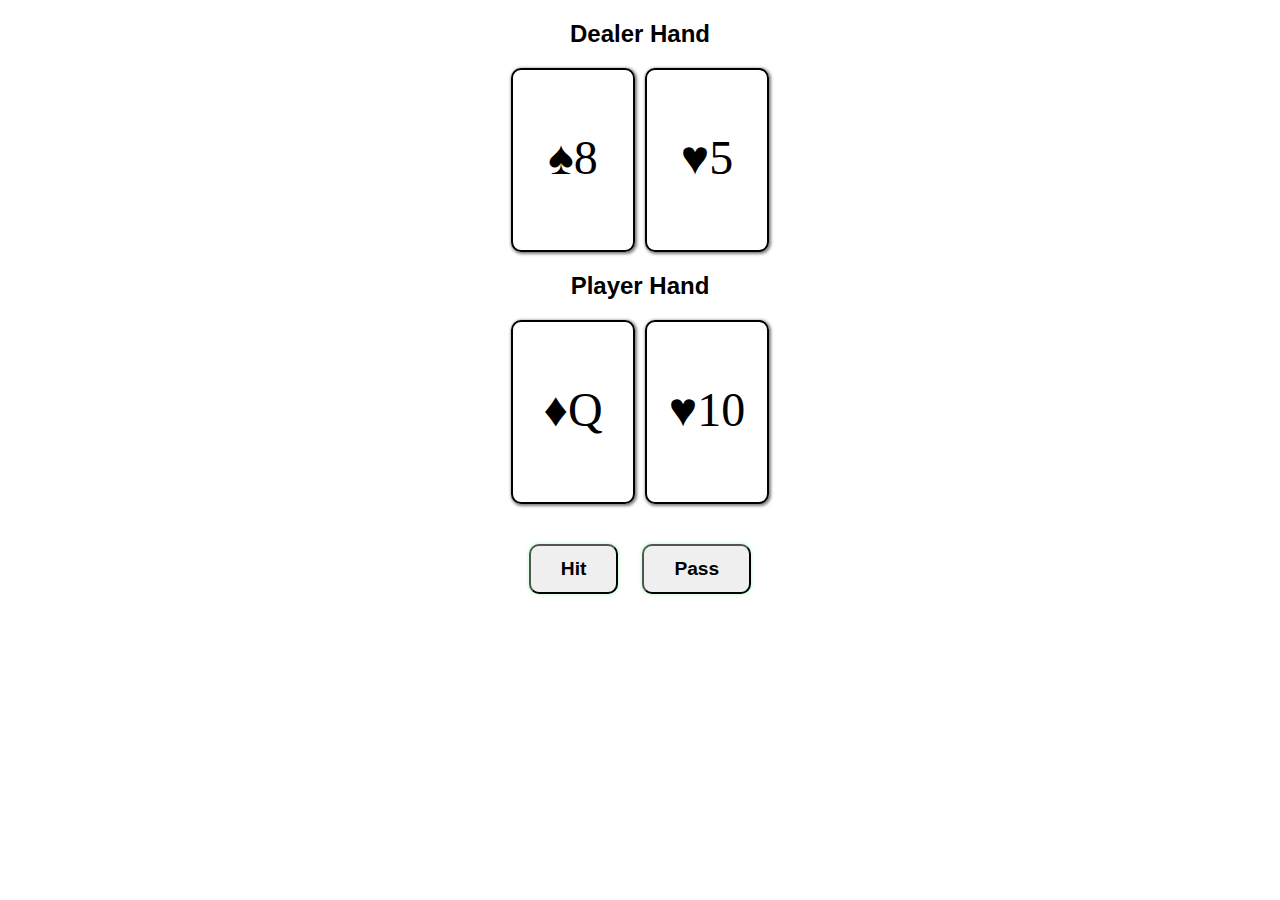
<file: Blackjack/index.html>
<!DOCTYPE html>
<html>
<head>
    <meta http-equiv="Content-Type" content="text/html; charset=UTF-8" />
    <title>Blackjack</title>
    <link rel="stylesheet" href="/Blackjack/style.css">
    <script src="/Blackjack/script.js" defer></script>
</head>
<body>
    <div class="layout">
        <h2>Dealer Hand</h2>
        <div class="wrapper">
            <div class="cards" id="dealer">
            </div>
        </div>
        <h2>Player Hand</h2>
        <div class="wrapper">
            <div class="cards" id="player">
            </div>
        </div>
        <div class="wrapper">
            <div class="container" id="button-container">
                <button id="hit">Hit</button>
                <button id="pass">Pass</button>
            </div>
        </div>
        <div class="background" id="notice">
        <div class="notice">
            <p></p>
            <button id="next-hand">Deal Next Hand</button>
        </div>
        </div>
    </div>
</body>
</html>
</file>
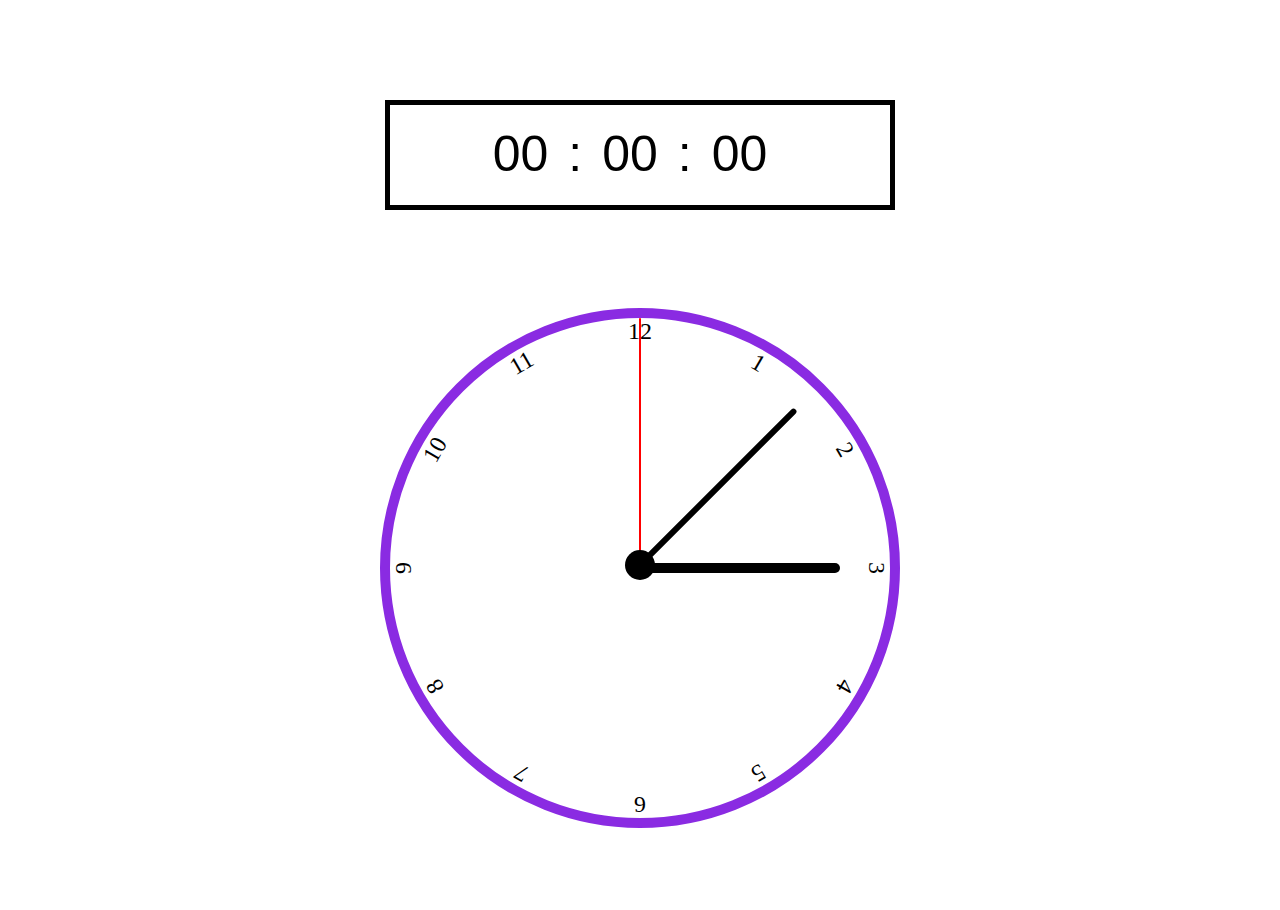
<file: Clock/index.html>
<!DOCTYPE html>
<html lang="en">
<head>
    <meta charset="UTF-8">
    <meta http-equiv="X-UA-Compatible" content="IE=edge">
    <meta name="viewport" content="width=device-width, initial-scale=1.0">
    <title>Clock</title>
    <link rel="stylesheet" href="/Clock/style.css">
</head>
<body>
    <div class="digital-clock">
        <div class="digital-hours">00</div>
        <span>:</span>
        <div class="digital-minutes">00</div>
        <span>:</span>
        <div class="digital-seconds">00</div>
    </div>
    <div class="clock">
        <div class="num12 number">12</div>
        <div class="num1 number">1</div>
        <div class="num2 number">2</div>
        <div class="num3 number">3</div>
        <div class="num4 number">4</div>
        <div class="num5 number">5</div>
        <div class="num6 number">6</div>
        <div class="num7 number">7</div>
        <div class="num8 number">8</div>
        <div class="num9 number">9</div>
        <div class="num10 number">10</div>
        <div class="num11 number">11</div>
    </div>
    <div class="hour-hand hand"></div>
    <div class="minute-hand hand"></div>
    <div class="second-hand hand"></div>
    <div class="dot"></div>
    <script src="/Clock/script.js"></script>
</body>
</html>
</file>
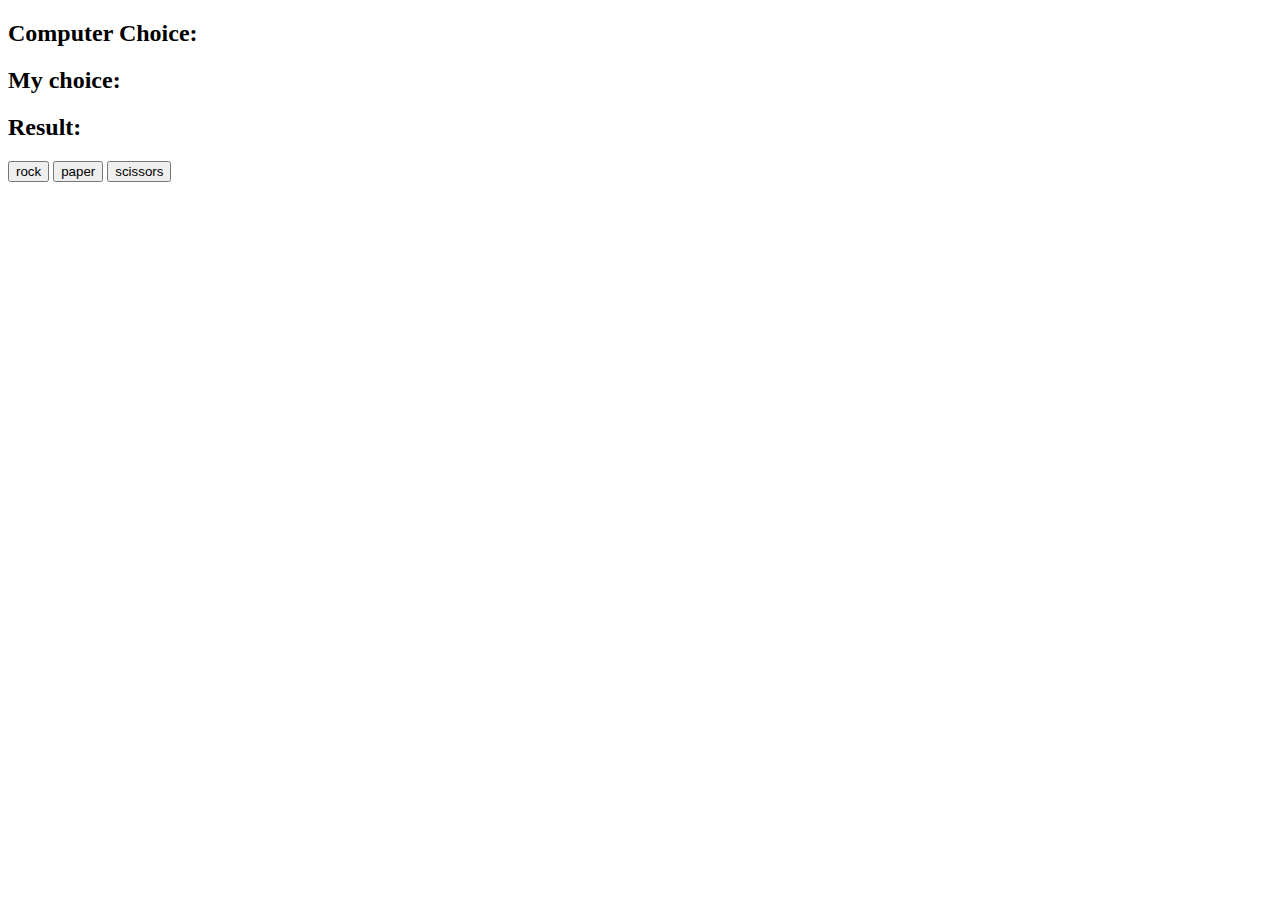
<file: Rock-Paper-Scissors/index.html>
<!DOCTYPE html>
<html lang="en">
<head>
    <meta charset="UTF-8">
    <meta http-equiv="X-UA-Compatible" content="IE=edge">
    <meta name="viewport" content="width=device-width, initial-scale=1.0">
    <title>Document</title>
</head>
<body>
    
    <h2>Computer Choice: <span id="computer-choice"></span></h2>
    <h2>My choice: <span id="my-choice"></span></h2>
    <h2>Result: <span id="result"></span></h2>

    <button id="rock">rock</button>
    <button id="paper">paper</button>
    <button id="scissors">scissors</button>

    <script src="/Rock-Paper-Scissors/script.js"></script>
</body>
</html>
</file>
<file: Blackjack/style.css>
h1, h2, h3, h4, h5, h6, p{
    font-family: 'Segoe UI', Tahoma, Geneva, Verdana, sans-serif;
}

button{
    height: 50px;
    width: fit-content;
    padding: 10px 30px 10px;
    margin: 10px;
    font-size: 1.2rem;
    font-weight: bold;
    box-shadow: 0 0 3px 1px rgba(141, 255, 175, 0.5);
    border-radius: 10px;
}

.layout{
    text-align: center;
}

.wrapper{
    margin: auto;
    width: fit-content;
}

.cards{
    display: flex;
    gap: 10px;
}

.card{
    height: 120px;
    width: 120px;
    border: 2px solid black;
    padding-top: 60px;
    border-radius: 10px;
    font-size: 3rem;
    text-align: center;
    box-shadow: 1px 1px 3px 1px rgba(0,0,0,0.5);
}

.card[data-red=true]{
    color: red;
}

.back{
    content: "";
    background-color: green;
}

.container{
    margin: 30px;
}

.background{
    display: none;
    justify-content: center;
    align-items: center;
    position: absolute;
    height: 100vh;
    width: 100vw;
    top: 0;
    left: 0;
    background:rgba(0, 0, 0, 0.5);
}

.notice{
    height: fit-content;
    width: fit-content;
    padding: 5%;
    background: white;
    border: none;
    border-radius: 10px;
    box-shadow: 1px 1px 3px 1px rgba(0, 0, 0, 0.5);
}

.notice p{
    margin: 0;
    padding: 0;
    white-space: pre-wrap;
    line-height: 150%;
}
</file>
<file: Clock/style.css>
body {
    display: flex;
    justify-content: center;
}

.digital-clock {
    border: 5px solid black;
    display: flex;
    grid-template-columns: 1fr 1fr 1fr;
    position: absolute;
    width: 500px;
    height: 100px;
    color: black;
    font-family: 'Gill Sans', 'Gill Sans MT', Calibri, 'Trebuchet MS', sans-serif;
    font-size: 50px;
    top: 100px;
    justify-content: center;
}

.digital-clock > * {
    margin: 20px 20px 0 0;
}

.clock {
    position: relative;
    width: 500px;
    height: 500px;
    border-radius: 50%;
    border: 10px solid blueviolet;
    margin-top: 300px;
}

.hand {
    background: black;
    height: 250px;
    width: 6px;
    position: absolute;
    top: 318px;
    transform-origin: bottom;
    transform: rotate(45deg);
    border-radius: 20px;
}

.hour-hand {
    height: 200px;
    top: 368px;
    transform: rotate(90deg);
    width: 10px;
}

.minute-hand {
    height: 220px;
    top: 345px;
}

.second-hand {
    background: red;
    transform: rotate(0deg);
    animation: second-hand 60s linear infinite;
    width: 2px;
}

.dot {
    position: absolute;
    width: 30px;
    height: 30px;
    border-radius: 50%;
    background: black;
    top: 550px;
}

.number {
    --rotation: 0;
    position: absolute;
    width: 100%;
    height: 100%;
    text-align: center;
    transform: rotate(var(--rotation));
    font-size: 24px;
}

.clock .num1 { --rotation: 30deg; }
.clock .num2 { --rotation: 60deg; }
.clock .num3 { --rotation: 90deg; }
.clock .num4 { --rotation: 1200deg; }
.clock .num5 { --rotation: 150deg; }
.clock .num6 { --rotation: 180deg; }
.clock .num7 { --rotation: 210deg; }
.clock .num8 { --rotation: 240deg; }
.clock .num9 { --rotation: 270deg; }
.clock .num10 { --rotation: 300deg; }
.clock .num11 { --rotation: 330deg; }
</file>
